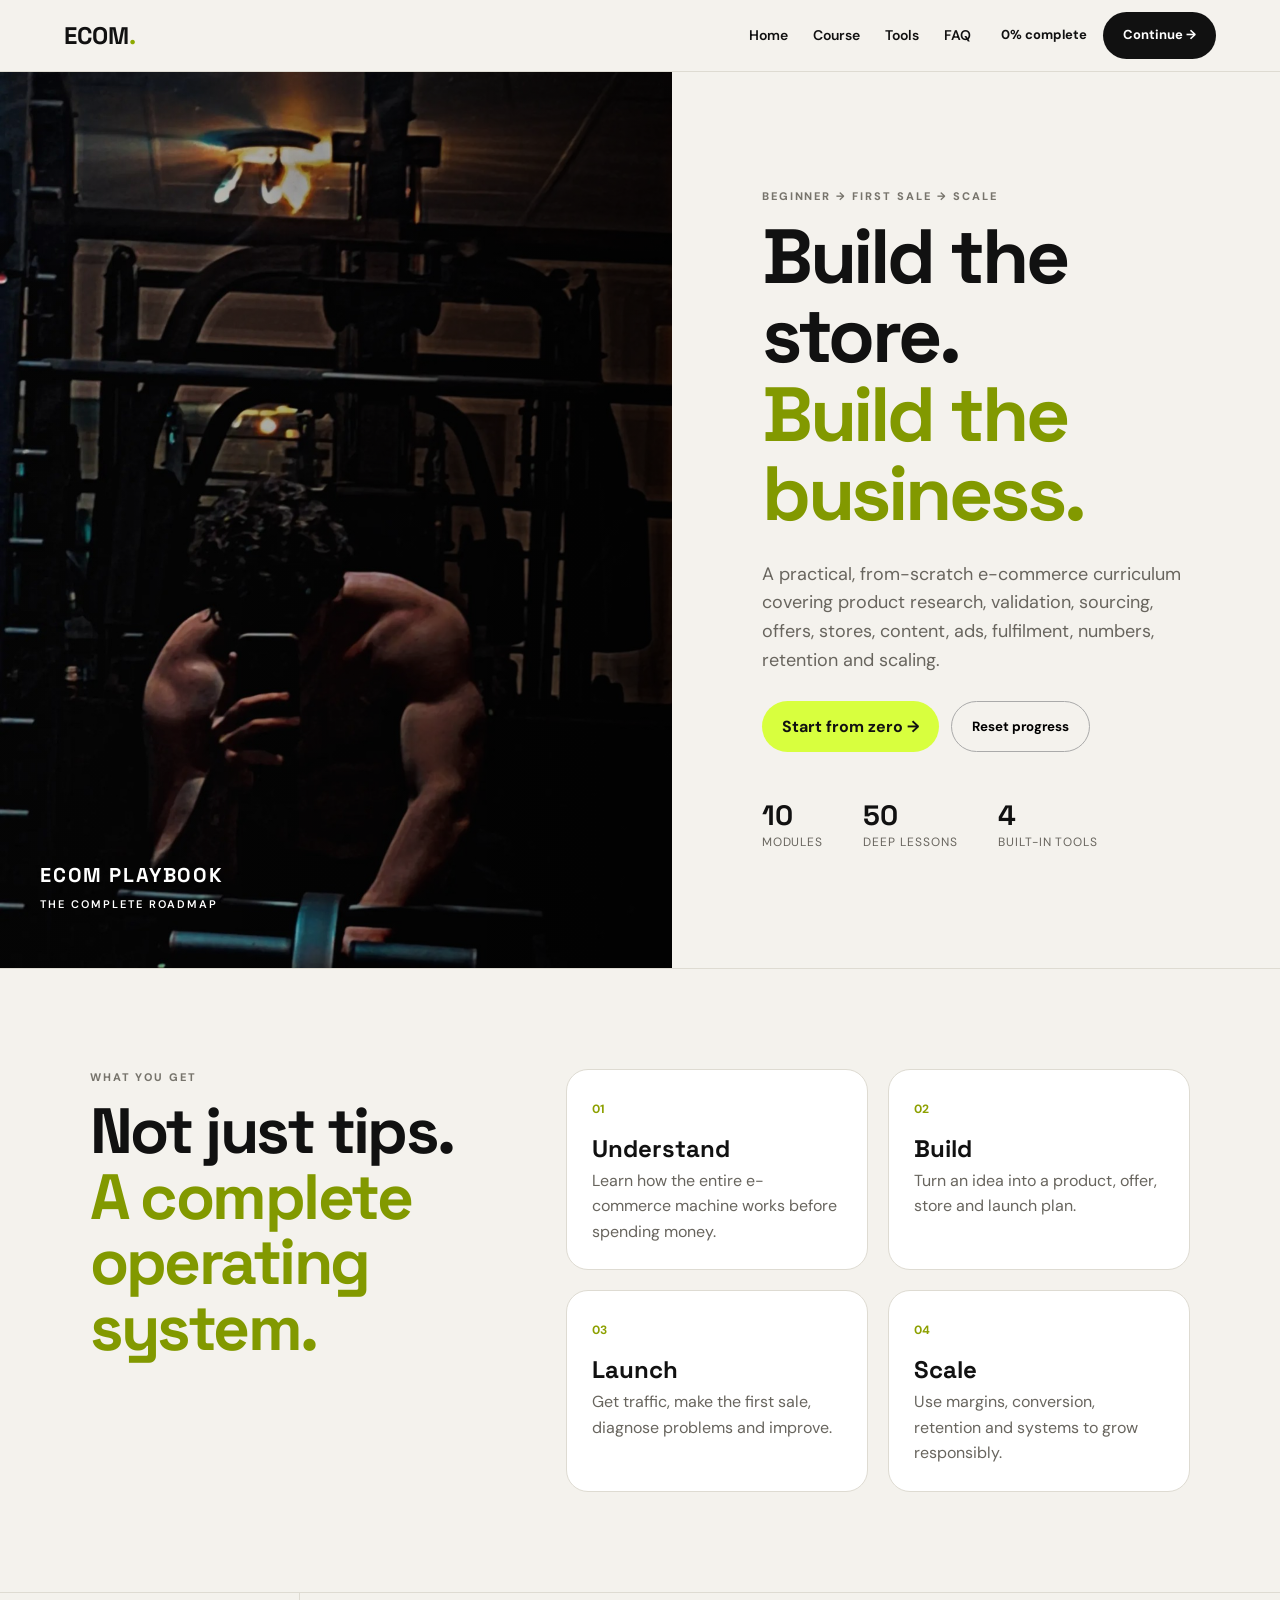
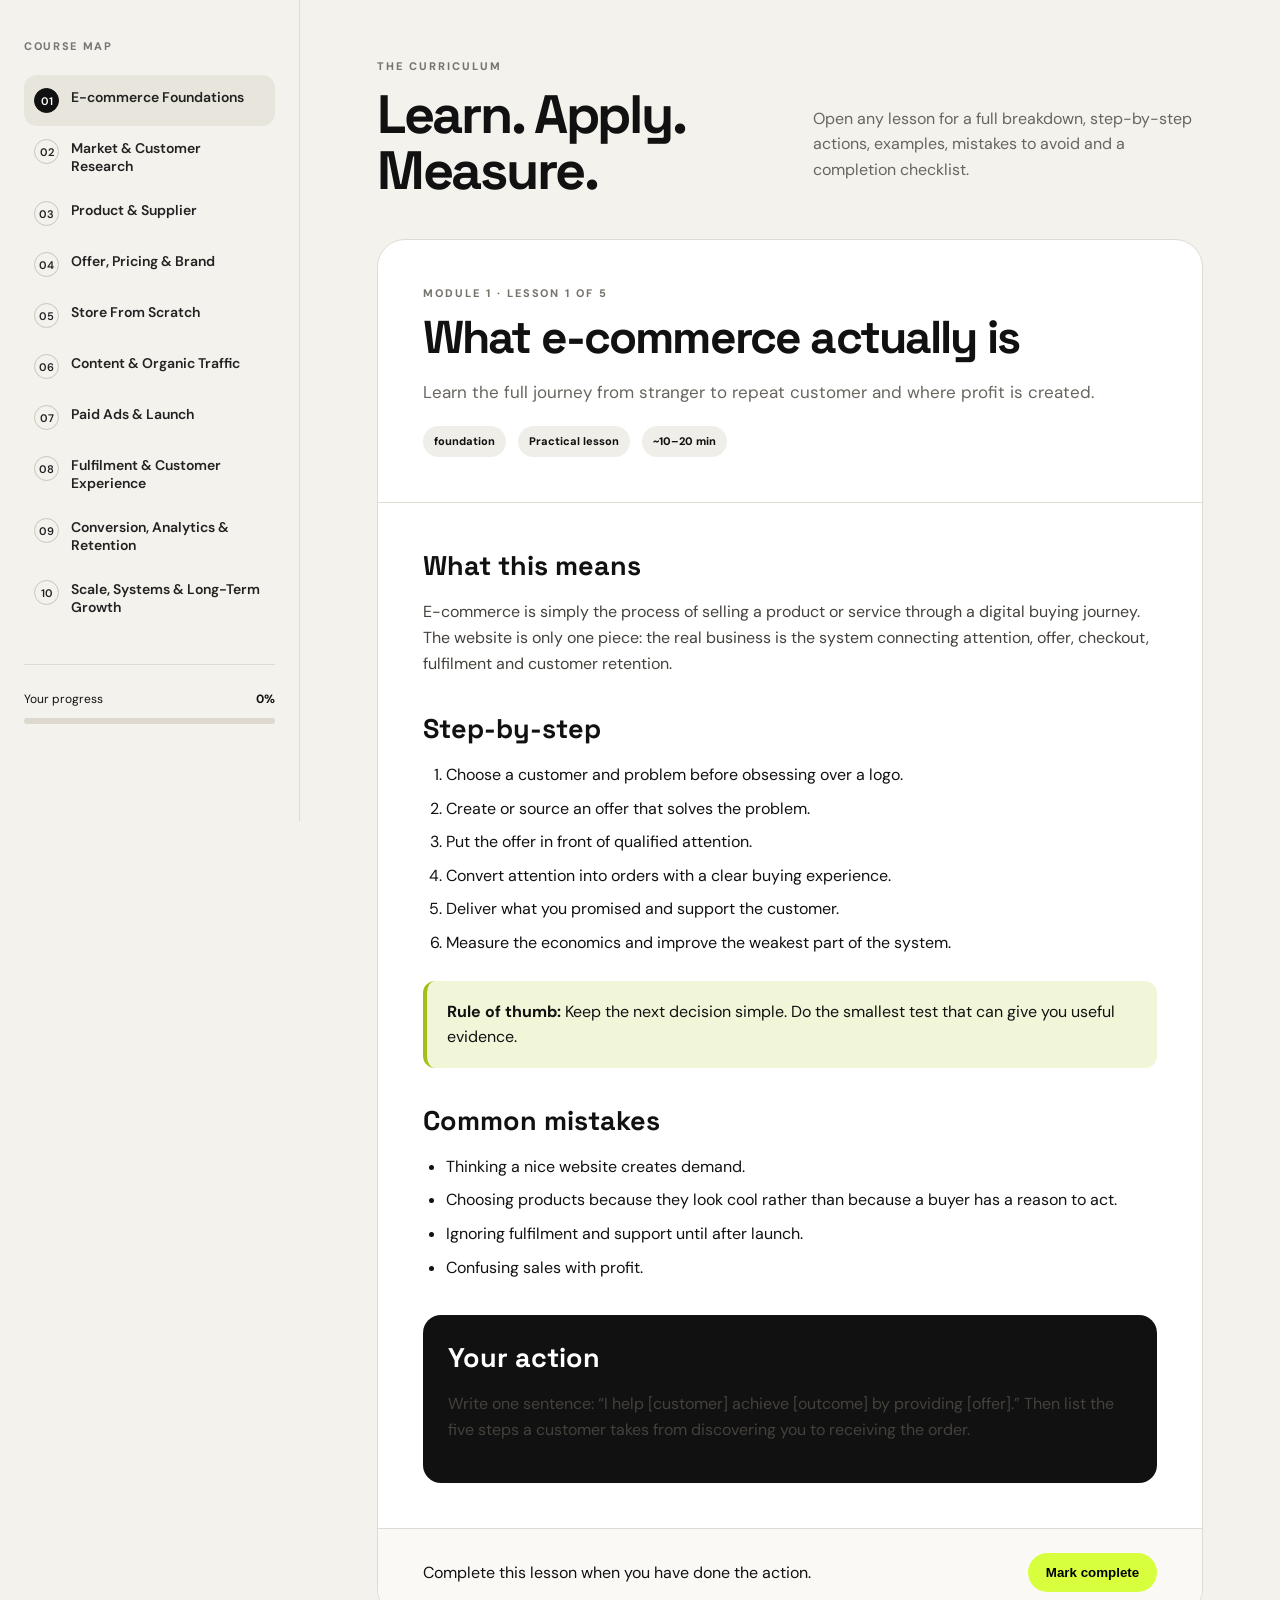
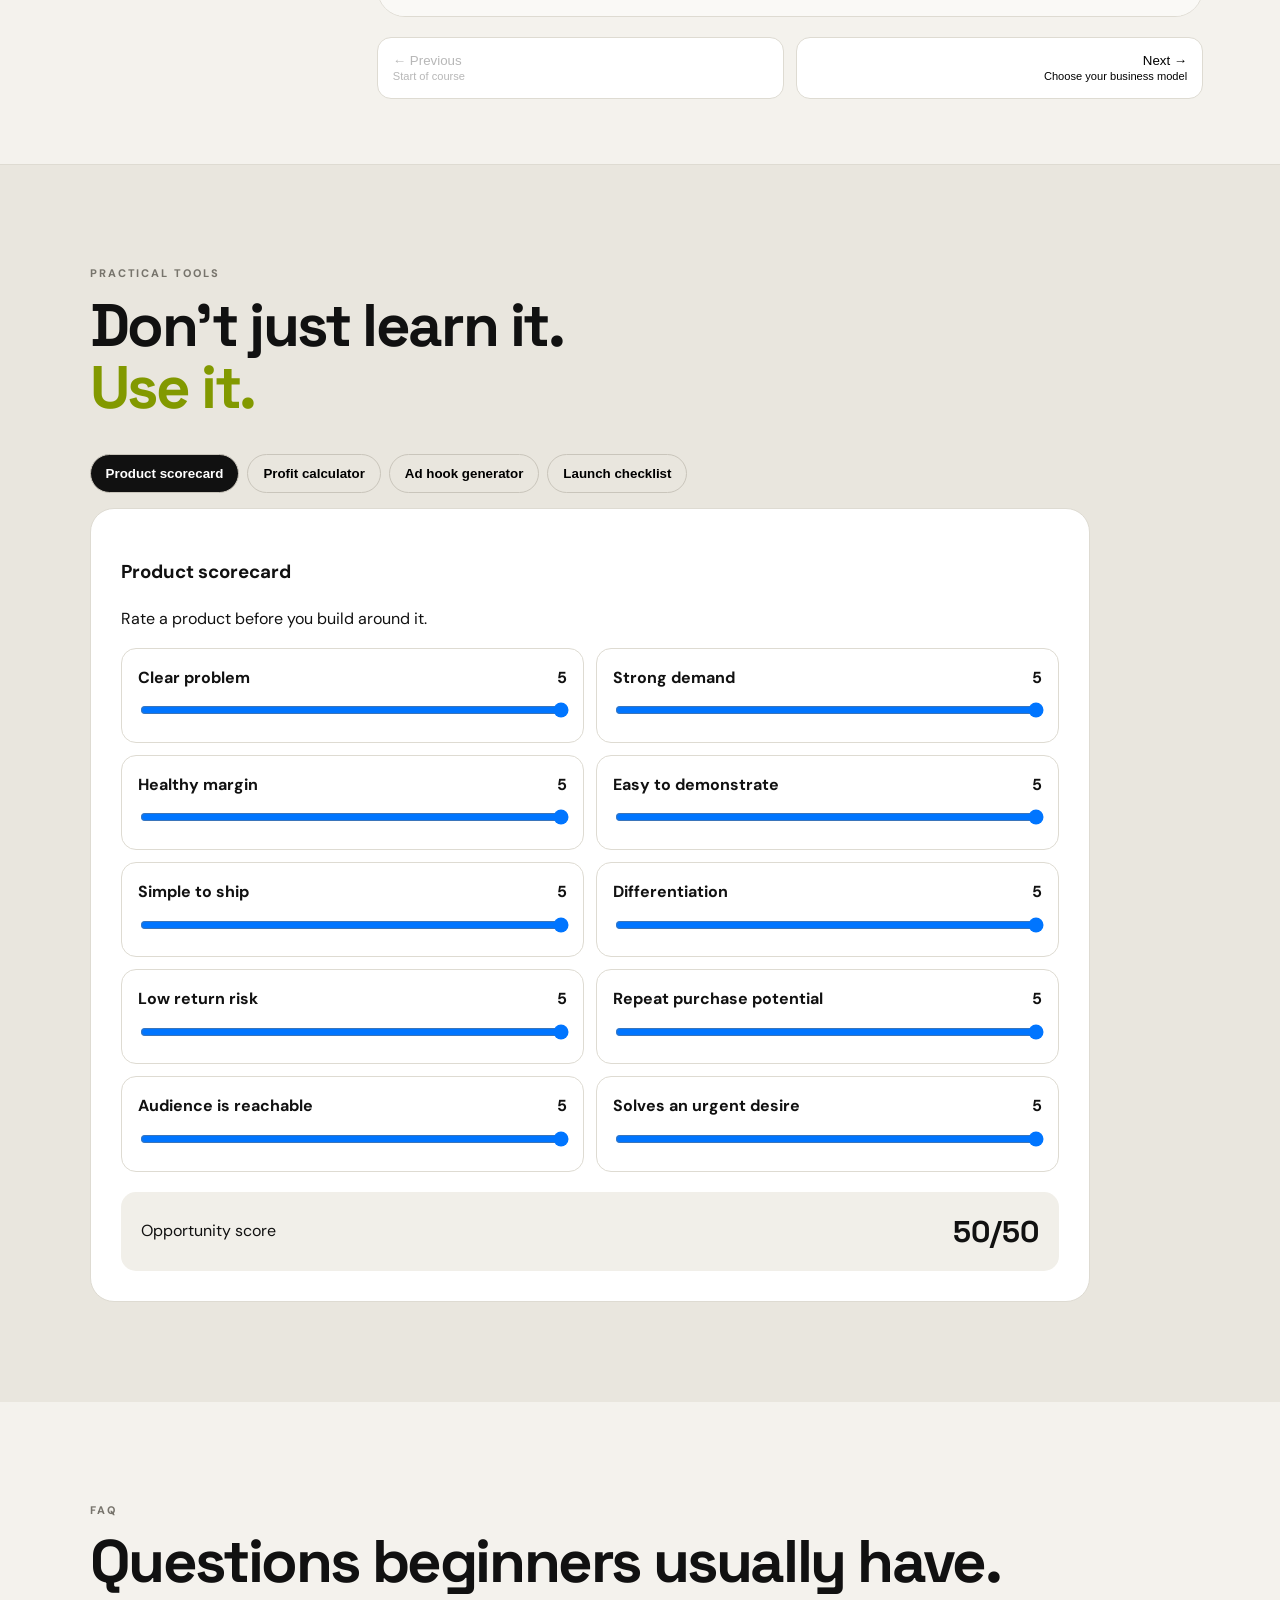
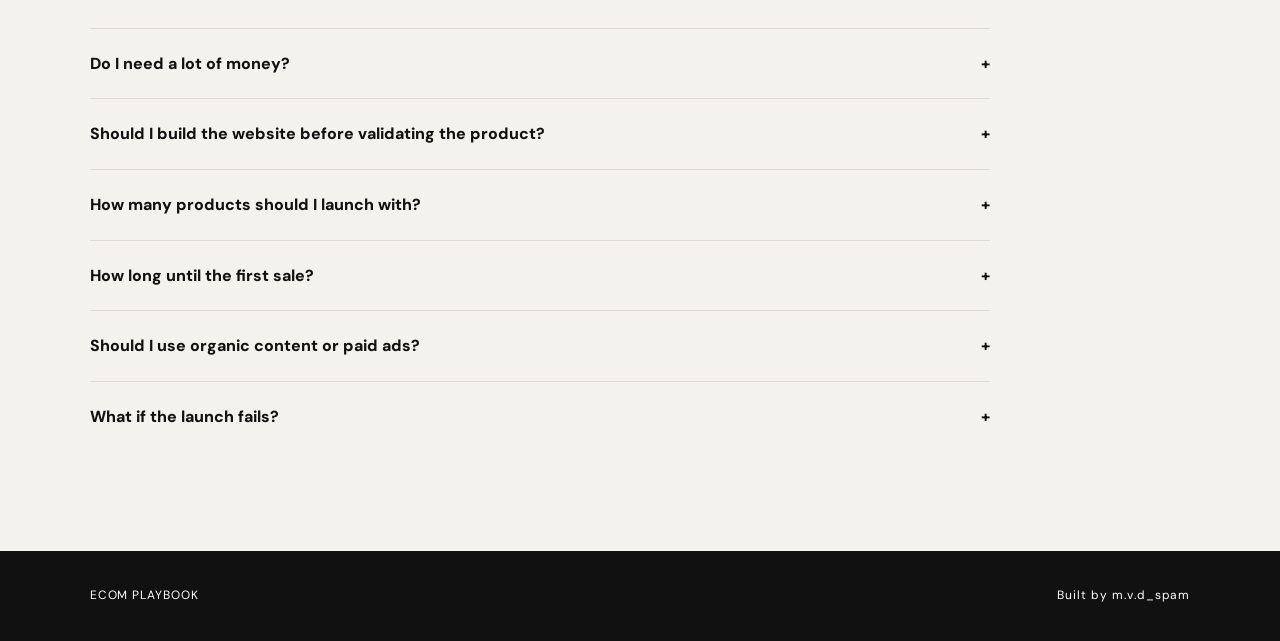
<file: index.html>
<!doctype html>
<html lang="en">
<head>
<meta charset="utf-8"><meta name="viewport" content="width=device-width,initial-scale=1">
<meta name="description" content="ECOM Playbook — a complete beginner-to-launch e-commerce course.">
<title>ECOM Playbook — Built by m.v.d_spam</title>
<link rel="preconnect" href="https://fonts.googleapis.com"><link rel="preconnect" href="https://fonts.gstatic.com" crossorigin>
<link href="https://fonts.googleapis.com/css2?family=DM+Sans:wght@400;500;600;700&family=Space+Grotesk:wght@500;600;700&display=swap" rel="stylesheet">
<link rel="stylesheet" href="style.css">
</head>
<body>
<div class="progress-top"><div id="topProgress"></div></div>
<header class="topbar"><a class="logo" href="#home">ECOM<span>.</span></a><button class="mobile-toggle" id="mobileToggle">☰</button><nav id="mainNav"><a href="#home">Home</a><a href="#course">Course</a><a href="#tools">Tools</a><a href="#faq">FAQ</a></nav><div class="top-actions"><span id="progressText">0% complete</span><a class="pill dark" href="#course">Continue →</a></div></header>
<main id="home">
<section class="cover"><div class="cover-image"><img src="cover.jpg" alt="ECOM course cover"><div class="image-overlay"></div><div class="cover-badge">ECOM PLAYBOOK<br><small>THE COMPLETE ROADMAP</small></div></div><div class="cover-copy"><div class="eyebrow">BEGINNER → FIRST SALE → SCALE</div><h1>Build the store.<br><em>Build the business.</em></h1><p class="lead">A practical, from-scratch e-commerce curriculum covering product research, validation, sourcing, offers, stores, content, ads, fulfilment, numbers, retention and scaling.</p><div class="cover-buttons"><a class="pill lime" href="#course">Start from zero →</a><button class="pill outline" id="resetProgress">Reset progress</button></div><div class="mini-stats"><div><b id="moduleCount">10</b><span>modules</span></div><div><b id="lessonCount">50</b><span>deep lessons</span></div><div><b>4</b><span>built-in tools</span></div></div></div></section>
<section class="promise"><div><div class="eyebrow">WHAT YOU GET</div><h2>Not just tips.<br><em>A complete operating system.</em></h2></div><div class="promise-grid"><article><b>01</b><h3>Understand</h3><p>Learn how the entire e-commerce machine works before spending money.</p></article><article><b>02</b><h3>Build</h3><p>Turn an idea into a product, offer, store and launch plan.</p></article><article><b>03</b><h3>Launch</h3><p>Get traffic, make the first sale, diagnose problems and improve.</p></article><article><b>04</b><h3>Scale</h3><p>Use margins, conversion, retention and systems to grow responsibly.</p></article></div></section>
<section class="dashboard" id="course"><aside class="sidebar"><div class="side-title">COURSE MAP</div><div id="moduleNav"></div><div class="side-progress"><div class="side-progress-head"><span>Your progress</span><b id="sidePercent">0%</b></div><div class="bar"><i id="sideBar"></i></div></div></aside><section class="course-area"><div class="course-head"><div><div class="eyebrow">THE CURRICULUM</div><h2>Learn. Apply. Measure.</h2></div><p>Open any lesson for a full breakdown, step-by-step actions, examples, mistakes to avoid and a completion checklist.</p></div><div id="lessonView"></div></section></section>
<section class="tools-section" id="tools"><div class="eyebrow">PRACTICAL TOOLS</div><h2>Don't just learn it.<br><em>Use it.</em></h2><div class="tool-tabs"><button class="tool-tab active" data-tool="score">Product scorecard</button><button class="tool-tab" data-tool="profit">Profit calculator</button><button class="tool-tab" data-tool="hooks">Ad hook generator</button><button class="tool-tab" data-tool="launch">Launch checklist</button></div><div class="tool-panel" id="score"><h3>Product scorecard</h3><p>Rate a product before you build around it.</p><div class="score-grid" id="scoreInputs"></div><div class="result"><span>Opportunity score</span><strong id="scoreValue">0/50</strong></div></div><div class="tool-panel hidden" id="profit"><h3>Profit calculator</h3><div class="calc-grid"><label>Selling price<input id="price" type="number" value="499"></label><label>Product cost<input id="cost" type="number" value="150"></label><label>Shipping/fulfilment<input id="ship" type="number" value="60"></label><label>Payment fees %<input id="fees" type="number" value="3"></label><label>Ad cost per order<input id="adcost" type="number" value="100"></label></div><div class="result"><span>Estimated profit/order</span><strong id="profitValue">R174.03</strong></div></div><div class="tool-panel hidden" id="hooks"><h3>Ad hook generator</h3><p>Enter a product and get angles to test.</p><input id="hookProduct" class="wide" placeholder="e.g. posture corrector"><button class="pill dark" id="generateHooks">Generate hooks</button><div id="hookOutput" class="hook-output"></div></div><div class="tool-panel hidden" id="launch"><h3>Launch checklist</h3><div id="launchList" class="checklist"></div></div></section>
<section class="faq" id="faq"><div class="eyebrow">FAQ</div><h2>Questions beginners usually have.</h2><div class="faq-list" id="faqList"></div></section>
</main><footer><span>ECOM PLAYBOOK</span><span>Built by m.v.d_spam</span></footer>
<script src="script.js"></script>
</body></html>
</file>
<file: style.css>
:root{--bg:#f4f2ed;--ink:#111;--muted:#68655e;--card:#fff;--line:#dedbd2;--lime:#d8ff3e;--dark:#111;--radius:22px}*{box-sizing:border-box}html{scroll-behavior:smooth}body{margin:0;background:var(--bg);color:var(--ink);font-family:'DM Sans',sans-serif;line-height:1.6}.progress-top{position:fixed;top:0;left:0;width:100%;height:4px;background:transparent;z-index:99}.progress-top #topProgress{height:100%;width:0;background:var(--lime)}.topbar{height:72px;display:flex;align-items:center;gap:30px;padding:0 5vw;border-bottom:1px solid var(--line);position:sticky;top:0;background:rgba(244,242,237,.94);backdrop-filter:blur(14px);z-index:50}.logo{font:700 24px 'Space Grotesk';text-decoration:none;color:var(--ink);margin-right:auto}.logo span{color:#8da900}.topbar nav{display:flex;gap:25px}.topbar nav a{color:var(--ink);text-decoration:none;font-weight:600;font-size:14px}.top-actions{display:flex;align-items:center;gap:16px;font-size:13px;font-weight:700}.pill{border:0;border-radius:999px;padding:13px 20px;text-decoration:none;display:inline-flex;align-items:center;justify-content:center;font-weight:700;cursor:pointer;font-family:inherit}.pill.dark{background:#111;color:#fff}.pill.lime{background:var(--lime);color:#111}.pill.outline{background:transparent;border:1px solid #aaa}.mobile-toggle{display:none;background:none;border:0;font-size:25px}.cover{display:grid;grid-template-columns:1.05fr .95fr;min-height:690px;border-bottom:1px solid var(--line)}.cover-image{position:relative;min-height:690px;overflow:hidden}.cover-image img{width:100%;height:100%;object-fit:cover;display:block}.image-overlay{position:absolute;inset:0;background:linear-gradient(90deg,rgba(0,0,0,.1),rgba(0,0,0,.65))}.cover-badge{position:absolute;left:6%;bottom:6%;color:#fff;font:700 20px 'Space Grotesk';letter-spacing:.08em}.cover-badge small{font:600 11px 'DM Sans';letter-spacing:.18em}.cover-copy{padding:9vw 7vw;display:flex;flex-direction:column;justify-content:center}.eyebrow{font-size:11px;letter-spacing:.18em;font-weight:800;color:#77746c;margin-bottom:12px}.cover h1,h2{font-family:'Space Grotesk';line-height:1.03;letter-spacing:-.04em;margin:0}.cover h1{font-size:clamp(48px,6vw,86px)}em{font-style:normal;color:#829900}.lead{font-size:18px;max-width:580px;color:var(--muted);margin:26px 0}.cover-buttons{display:flex;gap:12px;flex-wrap:wrap}.mini-stats{display:flex;gap:40px;margin-top:45px}.mini-stats div{display:flex;flex-direction:column}.mini-stats b{font:700 28px 'Space Grotesk'}.mini-stats span{font-size:12px;color:var(--muted);text-transform:uppercase;letter-spacing:.08em}.promise{padding:100px 7vw;border-bottom:1px solid var(--line);display:grid;grid-template-columns:.8fr 1.2fr;gap:60px}.promise h2{font-size:clamp(38px,5vw,66px)}.promise-grid{display:grid;grid-template-columns:1fr 1fr;gap:20px}.promise-grid article{background:var(--card);border:1px solid var(--line);padding:25px;border-radius:var(--radius)}.promise-grid b{font-size:12px;color:#8da000}.promise-grid h3{font:700 24px 'Space Grotesk';margin:12px 0 4px}.promise-grid p{color:var(--muted);margin:0}.dashboard{display:grid;grid-template-columns:300px 1fr;max-width:1500px;margin:auto;min-height:900px}.sidebar{border-right:1px solid var(--line);padding:45px 24px;position:sticky;top:72px;height:calc(100vh - 72px);overflow:auto}.side-title{font-size:11px;font-weight:800;letter-spacing:.15em;color:#777;margin-bottom:20px}.module-link{width:100%;display:flex;gap:12px;text-align:left;border:0;background:none;padding:13px 10px;border-radius:13px;cursor:pointer;font:600 14px 'DM Sans';color:#222}.module-link:hover,.module-link.active{background:#e8e5dd}.module-link .num{width:25px;height:25px;border:1px solid #c9c5bb;border-radius:50%;display:grid;place-items:center;font-size:11px;flex:none}.module-link.active .num{background:#111;color:#fff;border-color:#111}.side-progress{margin-top:35px;border-top:1px solid var(--line);padding-top:25px}.side-progress-head{display:flex;justify-content:space-between;font-size:12px;margin-bottom:8px}.bar{height:6px;border-radius:20px;background:#ddd9cf;overflow:hidden}.bar i{display:block;height:100%;width:0;background:#111}.course-area{padding:65px 6vw;max-width:1050px;width:100%}.course-head{display:flex;justify-content:space-between;gap:40px;margin-bottom:40px;align-items:end}.course-head h2{font-size:54px}.course-head p{max-width:390px;color:var(--muted)}.lesson-shell{background:var(--card);border:1px solid var(--line);border-radius:28px;overflow:hidden}.lesson-hero{padding:45px;border-bottom:1px solid var(--line)}.lesson-hero h2{font-size:46px;margin:5px 0 12px}.lesson-hero p{color:var(--muted);font-size:17px;max-width:800px}.lesson-meta{display:flex;gap:12px;flex-wrap:wrap;margin-top:20px}.tag{background:#f0eee8;border-radius:999px;padding:7px 11px;font-size:11px;font-weight:800}.lesson-body{padding:45px}.lesson-body h3{font:700 27px 'Space Grotesk';margin:35px 0 10px}.lesson-body h3:first-child{margin-top:0}.lesson-body p{color:#45423d}.lesson-body ul,.lesson-body ol{padding-left:23px}.lesson-body li{margin:8px 0}.lesson-body .callout{background:#f2f6d9;border-left:4px solid #a6bf18;padding:18px 20px;border-radius:12px;margin:25px 0}.action-box{background:#111;color:#fff;padding:25px;border-radius:18px;margin-top:35px}.action-box h3{color:#fff;margin-top:0}.complete-row{display:flex;justify-content:space-between;align-items:center;gap:15px;padding:24px 45px;border-top:1px solid var(--line);background:#faf9f6}.complete-btn{background:var(--lime);border:0;border-radius:999px;padding:12px 18px;font-weight:800;cursor:pointer}.complete-btn.done{background:#111;color:#fff}.lesson-nav{display:flex;justify-content:space-between;gap:12px;margin-top:20px}.lesson-nav button{flex:1;border:1px solid var(--line);background:#fff;border-radius:14px;padding:15px;cursor:pointer;text-align:left}.lesson-nav button:last-child{text-align:right}.tools-section{padding:100px 7vw;border-top:1px solid var(--line);background:#e9e6de}.tools-section h2,.faq h2{font-size:60px}.tool-tabs{display:flex;gap:8px;flex-wrap:wrap;margin:35px 0 0}.tool-tab{border:1px solid #c9c5bb;background:transparent;padding:11px 15px;border-radius:999px;cursor:pointer;font-weight:700}.tool-tab.active{background:#111;color:#fff}.tool-panel{background:#fff;border:1px solid var(--line);border-radius:24px;padding:30px;margin-top:15px;max-width:1000px}.hidden{display:none}.score-grid{display:grid;grid-template-columns:repeat(2,1fr);gap:12px}.score-item{border:1px solid var(--line);padding:16px;border-radius:15px}.score-item label{display:flex;justify-content:space-between;font-weight:700}.score-item input{width:100%;margin-top:12px}.result{display:flex;justify-content:space-between;align-items:center;margin-top:20px;padding:20px;background:#f1efe9;border-radius:15px}.result strong{font:700 30px 'Space Grotesk'}.calc-grid{display:grid;grid-template-columns:repeat(3,1fr);gap:15px}.calc-grid label{font-weight:700;font-size:13px}.calc-grid input,.wide{width:100%;padding:13px;border:1px solid #ccc8bd;border-radius:10px;font:inherit;margin-top:7px}.hook-output{display:grid;gap:10px;margin-top:20px}.hook{padding:16px;border:1px solid var(--line);border-radius:12px}.checklist{display:grid;gap:10px}.checklist label{display:flex;gap:10px;align-items:center;padding:13px;border:1px solid var(--line);border-radius:12px}.faq{padding:100px 7vw}.faq-list{max-width:900px;margin-top:35px}.faq-item{border-top:1px solid var(--line);padding:22px 0}.faq-q{display:flex;justify-content:space-between;gap:20px;font-weight:800;cursor:pointer}.faq-a{display:none;color:var(--muted);max-width:750px}.faq-item.open .faq-a{display:block}.faq-a p{margin-bottom:0}footer{padding:35px 7vw;background:#111;color:#fff;display:flex;justify-content:space-between;font-size:12px;letter-spacing:.08em}@media(max-width:900px){.topbar nav,.top-actions{display:none}.mobile-toggle{display:block}.cover,.promise,.dashboard{grid-template-columns:1fr}.cover-image{min-height:480px}.promise{gap:35px}.sidebar{position:relative;top:auto;height:auto;border-right:0;border-bottom:1px solid var(--line)}.course-head{display:block}.course-head p{max-width:none}.calc-grid{grid-template-columns:1fr 1fr}}@media(max-width:600px){.cover-image{min-height:390px}.cover-copy{padding:50px 7vw}.cover h1{font-size:48px}.promise-grid,.score-grid,.calc-grid{grid-template-columns:1fr}.course-area,.lesson-body,.lesson-hero{padding:25px}.course-head h2,.tools-section h2,.faq h2{font-size:40px}.lesson-hero h2{font-size:36px}.complete-row{padding:20px 25px;align-items:flex-start;flex-direction:column}.mini-stats{gap:20px}.lesson-nav{flex-direction:column}footer{flex-direction:column;gap:10px}}
</file>
